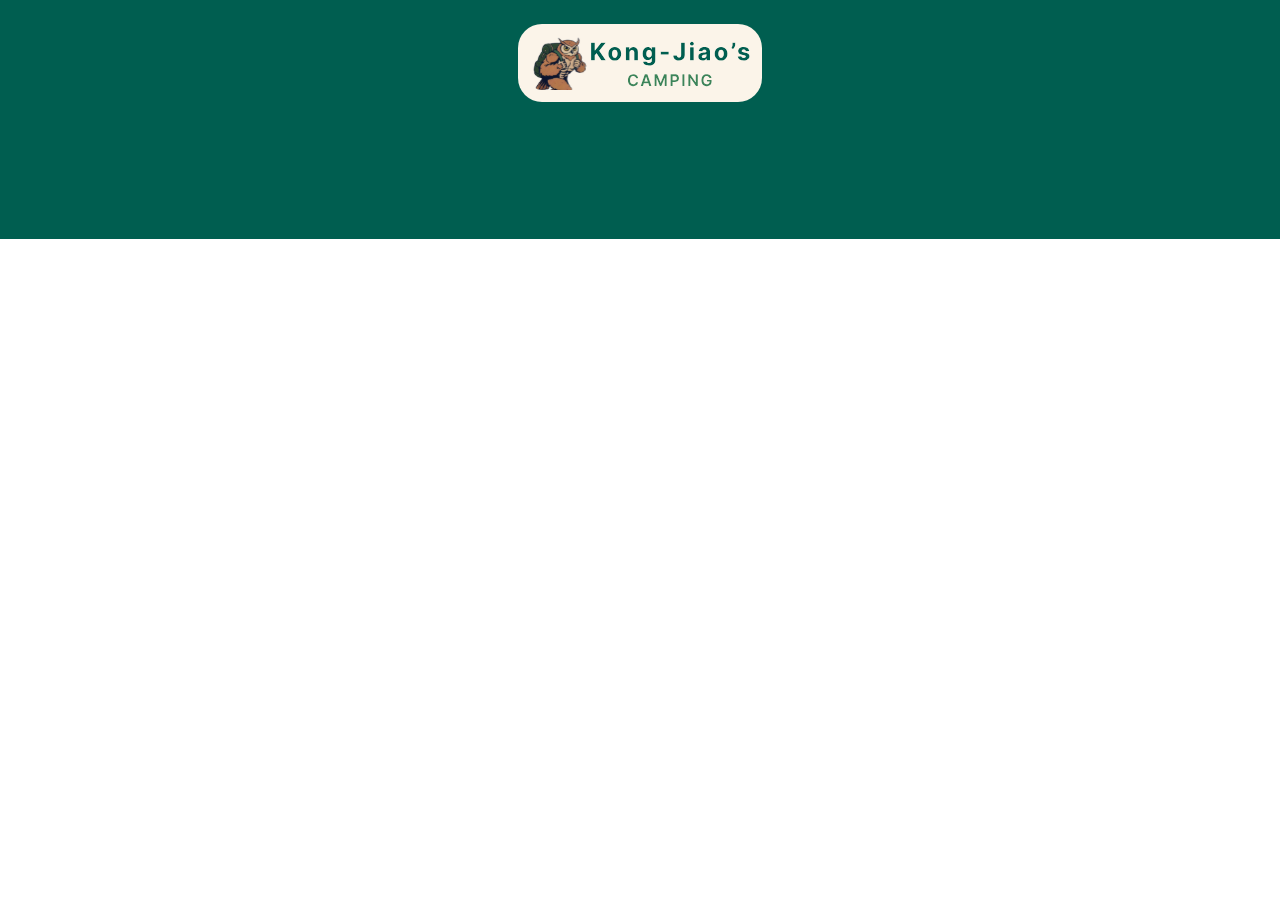
<file: footer.html>
<!DOCTYPE html>
<html lang="zh-TW">
<head>
  <meta charset="UTF-8">
  <meta name="viewport" content="width=device-width, initial-scale=1.0">
  <title>footer</title>
  <link rel="stylesheet" href="footer.css">
  <link rel="stylesheet" href="https://cdnjs.cloudflare.com/ajax/libs/font-awesome/6.0.0-beta3/css/all.min.css">
    <script src="footer.js" defer></script>
</head>

<body>
  <footer class="footer">
        <div class="container">
            <div class="footer-bottom">
                <div class="footer-bottom-logo">
                    <a href=""><img src="campinglogo/Kong-Jiao'sCamping.svg" alt=""></a>
                </div>

                <div class="footer-bottom-content">
                    <div class="footer-links">
                        <a href="#">關於我們</a>
                        <a href="#">永續理念</a>
                        <a href="#">聯絡信箱</a>
                    </div>

                    <p class="footer-slogan">「露營，是我們與自然共呼吸的方式。」</p>

                    <div class="icon-section">
                        <a href="#"><i class="fas fa-user"></i></a>
                        <a href="#"><i class="fa-solid fa-cart-shopping"></i></a>
                        <a href="#"><i class="fa-brands fa-line"></i></a>
                        <a href="#"><i class="fa-brands fa-facebook-f"></i></a>
                        <a href="#"><i class="fa-brands fa-instagram"></i></a>
                    </div>

                </div>
            </div>   
        </div>
        
    </footer>

</body>
</html>
</file>
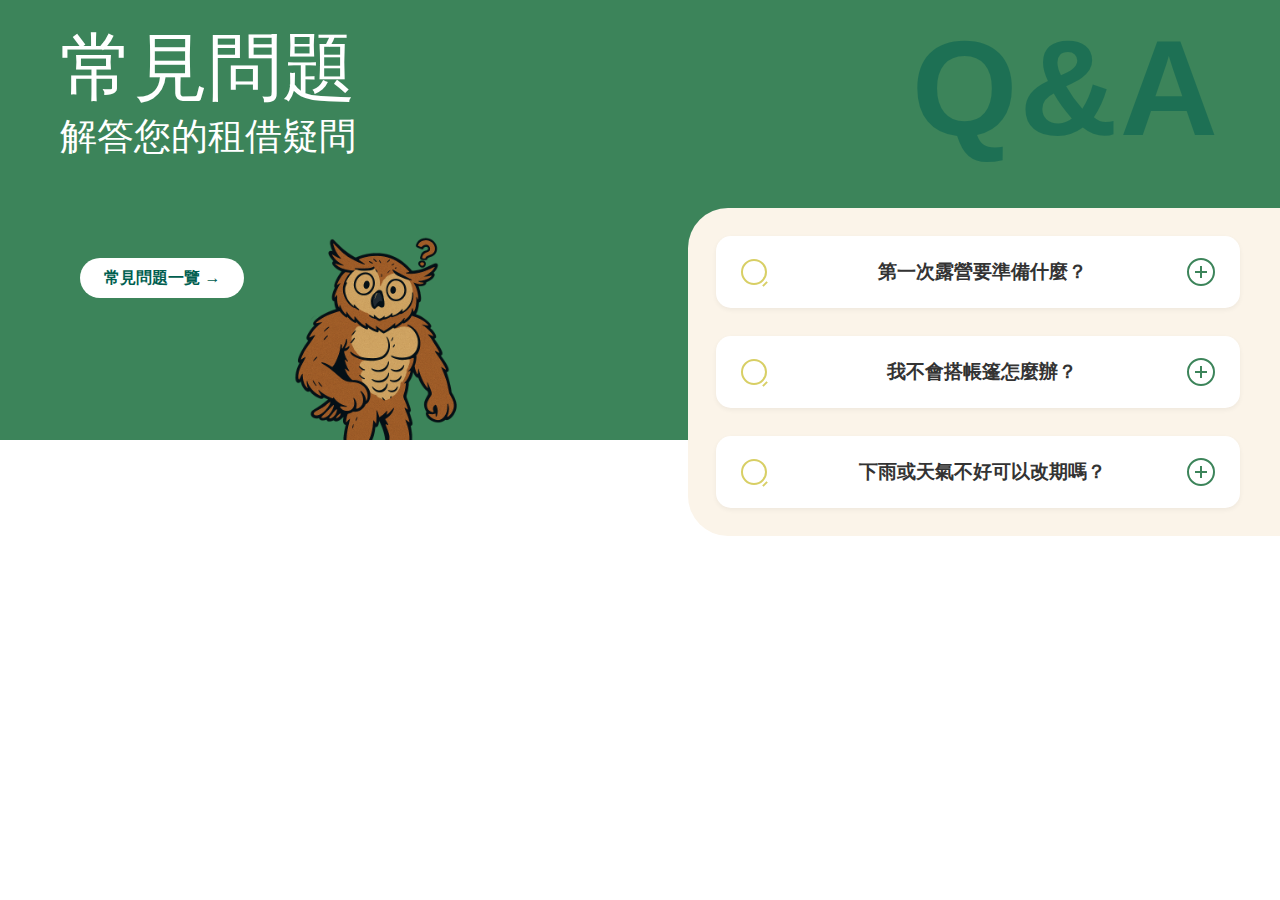
<file: test.html>
<!DOCTYPE html>
<html lang="zh-Hant">
<head>
  <meta charset="UTF-8">
  <meta name="viewport" content="width=device-width, initial-scale=1.0">
  <title>常見問題一覽</title>
  <link rel="stylesheet" href="test.css">
  <script src="test.js" defer></script>
</head>
<body>
  <section class="faqpoint">
    <div class="container">
      <!-- 上半部標題區 -->
      <div class="faq-header">
        <div class="faq-header-bg"></div>
        <div class="faq-header-left">
          <h2>常見問題</h2>
          <p>解答您的租借疑問</p>
        </div>
        <div class="faq-header-right">
          <h3>Q&A</h3>
        </div>
      </div>

      <!-- 下半部主要內容區 -->
      <div class="faq-content">
        <div class="faq-left">
          <a href="#" class="faq-btn">常見問題一覽 →</a>
          <img src="Q&A/question-owl.png" alt="" class="faq-owl">
        </div>

        <div class="faq-right">
          <div class="faq-bg"></div> <!-- 延伸米色區塊 -->
          <div class="accordion">
            <div class="accordion-item">
              <button aria-expanded="false">
                <span class="icon-search"></span>
                <span class="accordion-title">第一次露營要準備什麼？</span>
                <span class="icon-plus"></span>
              </button>
              <div class="accordion-content">
                <p>
                  A： 第一次露營不用緊張啦～
                  我們已經幫你準備好帳篷、睡袋、桌椅、燈具通通有！
                  你只需要帶上：
                  好心情
                  想吃的食材
                  保暖衣物（晚上會比較涼）
                </p>
              </div>
            </div>

            <div class="accordion-item">
              <button aria-expanded="false">
                <span class="icon-search"></span>
                <span class="accordion-title">我不會搭帳篷怎麼辦？</span>
                <span class="icon-plus"></span>
              </button>
              
              <div class="accordion-content">
                <p>
                  A： 完全沒問題～我們最懂「第一次」的緊張！
                  網站上每一款帳篷都有簡單圖解＋影片教學
                  而且很多營地也有「代搭服務」，到場就能直接入住，超輕鬆～
                </p>
              </div>
            </div>

            <div class="accordion-item">
              <button aria-expanded="false">
                <span class="icon-search"></span>
                <span class="accordion-title">下雨或天氣不好可以改期嗎？</span>
                <span class="icon-plus"></span>
              </button>
              <div class="accordion-content">
                <p>
                  A： 可以喔～天公不作美也別擔心！
                  若遇到颱風、豪雨等狀況，我們提供彈性延期或退費服務。
                  👉 詳細規則可在「預約須知」查看，我們會一起幫你安排最合適的日期
                </p>
              </div>
            </div>
          </div>
        </div>
      </div>
    </div>
  </section>


</body>
</html>
</file>
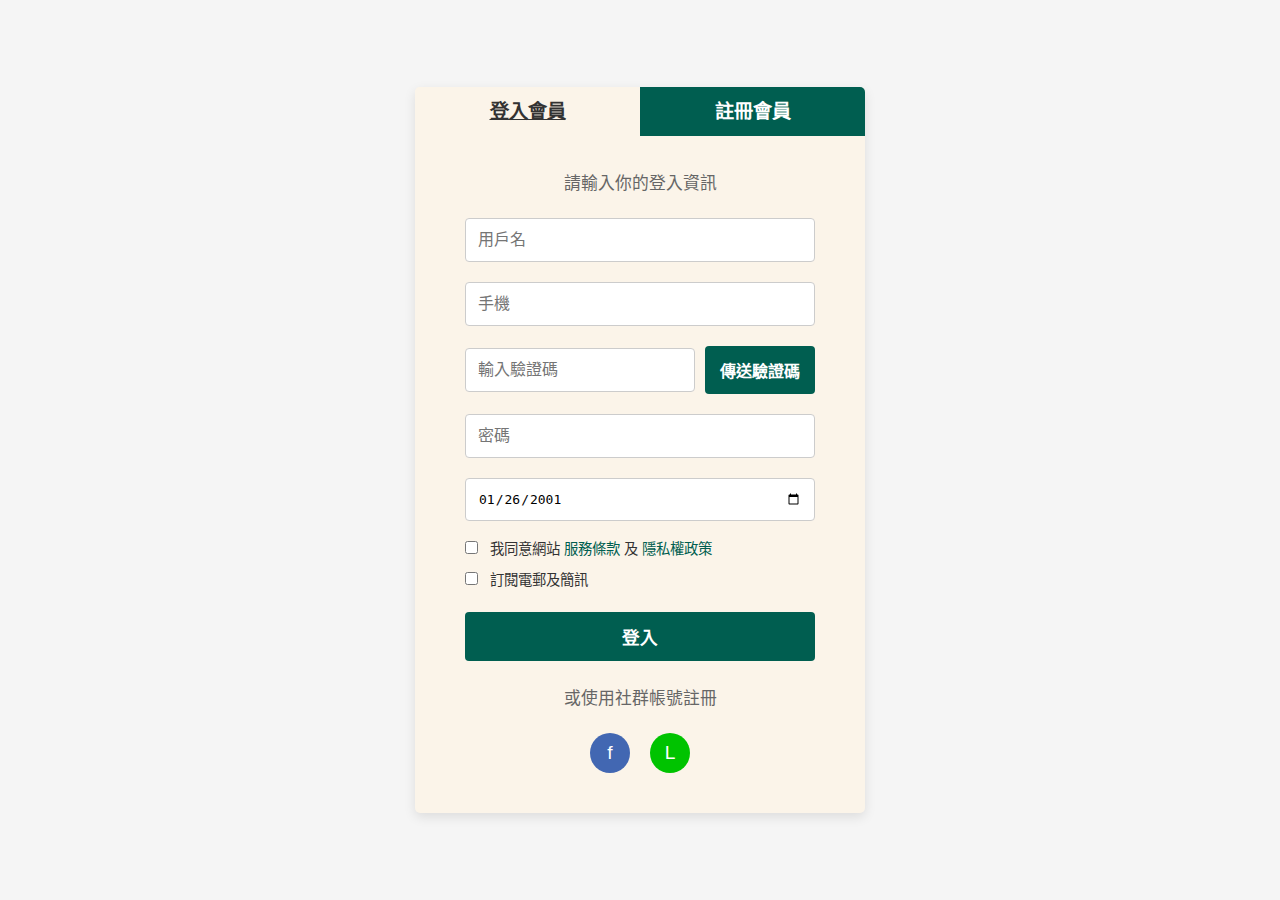
<file: 網站/Kong-Jiao'c CAMPING register.html>
<!DOCTYPE html>
<html lang="zh-TW">
<head>
    <meta charset="UTF-8">
    <meta name="viewport" content="width=device-width, initial-scale=1.0">
    <title>註冊會員</title>
    <link rel="stylesheet" href="Kong-Jiao'c CAMPING register.css">
</head>
<body>
    <div class="container-1200">
        <div class="auth-container">
            
            <div class="auth-tabs">
                <a href="Kong-Jiao's CAMPING login.html" class="tab login">登入會員</a>
                <div class="tab register">註冊會員</div>
            </div>

            <div class="auth-content">
                <p>請輸入你的登入資訊</p>
                
                <form action="#" method="POST">
                    <div class="form-group">
                        <label for="register-username" class="sr-only">用戶名</label>
                        <input type="text" id="register-username" placeholder="用戶名" required>
                    </div>

                    <div class="form-group"> 
                        <label for="register-phone" class="sr-only">手機</label>
                        <input type="tel" id="register-phone" placeholder="手機" required>
                    </div>
                    
                    <div class="verification-row">
                        <label for="register-code" class="sr-only">輸入驗證碼</label>
                        <input type="text" id="register-code" placeholder="輸入驗證碼" required>

                        <button type="button" class="btn-send-code-in-line">傳送驗證碼</button> 
                    </div>

                    <div class="form-group">
                        <label for="register-password" class="sr-only">密碼</label>
                        <input type="password" id="register-password" placeholder="密碼" required>
                    </div>

                    <div class="form-group">
                        <label for="register-birth" class="sr-only">生日</label>
                        <input type="date" id="register-birth" value="2001-01-26">
                    </div>
                    
                    <div class="checkbox-group">
                        <label>
                            <input type="checkbox" name="agree-terms" required>
                            我同意網站 <a href="#">服務條款</a> 及 <a href="#">隱私權政策</a>
                        </label>
                    </div>
                    
                    <div class="checkbox-group">
                        <label>
                            <input type="checkbox" name="subscribe">
                            訂閱電郵及簡訊
                        </label>
                    </div>

                    <button type="submit" class="btn-login">登入</button>
                </form>

                <p class="social-login-text">或使用社群帳號註冊</p>
                <div class="social-icons">
                    <a href="#" class="social-icon facebook">f</a>
                    <a href="#" class="social-icon line">L</a>
                </div>
            </div>

        </div>
    </div>
</body>
</html>
</file>
<file: footer.css>
@import url(reset.css);

:root {
  --dark-green: #005E50;
  --light-beige: #FBF4E9;
  --accent-green: #3C845A;
  --text-color: #333;
  --light-grey-text: #666;
}

body {
  font-family: Arial, "Microsoft JhengHei", "PingFang TC", sans-serif;
  color: var(--dark-green);
}

.footer .container {
  max-width: 100%;
  width: 100%;
}

/* --- footer區 --- */
.footer{
    width: 100%;
}

.footer-bottom {
  background-color: var(--dark-green);
  display: flex;
  flex-direction: column;
  align-items: center;
  text-align: center;
  padding: 24px 0;
  color: var(--light-beige);
  opacity: 1;
  transform: translateY(30px);
  transition: opacity 1.2s ease, transform 1.2s ease;
}

.footer-bottom.visible {
  opacity: 1;
  transform: translateY(0);
  transition: none;  /* ← 保留在最後狀態，不再回到初始 */
}

.footer-bottom-logo img {
  width: 220px;
  margin-bottom: 16px;
  animation: fadeUp 1.2s ease forwards;
  background-color: var(--light-beige);
  border-radius: 24px;
  padding:6px 12px 12px 12px;
  justify-content: center;
  align-items: center;
}

.footer-links {
  padding-bottom: 10px;
  opacity: 0;
  animation: fadeUp 1.2s ease 0.2s forwards;

}

.footer-links a {
  color: var(--light-beige);
  text-decoration: none;
  margin: 0 12px;
  font-weight: 500;
  transition: color 0.3s ease;
}

.footer-links a:hover {
  color: var(--accent-green);
}

.footer-slogan {
  font-size: 16px;
  font-weight: 600;
  margin: 8px 0 8px 0;
  opacity: 0;
  animation: fadeUp 1.2s ease 0.3s forwards;
  border-bottom : 1px solid var(--light-beige) ;
  padding-bottom: 10px;
}

/* icon */
.icon-section {
  display: grid;
  grid-template-columns: repeat(5, 1fr);
  gap: 4px;
  justify-items: center;
  align-items: center;
  opacity: 0;
  animation: fadeUp 1.2s ease 0.6s forwards; 
}

.icon-section a {
  font-size: 24px;
  color: #FBF4E9;
}

.icon-section a:hover {
  color: var(--accent-green);
}

/* --- 淡入上移動畫 --- */
@keyframes fadeUp {
  from {
    opacity: 0;
    transform: translateY(20px);
  }
  to {
    opacity: 1;
    transform: translateY(0);
  }
}
</file>
<file: test.css>
@import url("reset.css");

:root {
  --dark-green: #005E50;
  --light-beige: #FBF4E9;
  --accent-green: #3c845a;
  --text-color: #333;
  --light-grey-text: #666;
}

body {
  font-family: "Microsoft JhengHei", "PingFang TC", Arial, sans-serif;
  color: var(--text-color);
  overflow: hidden;
  width: 100%;
}

.container {
  max-width: 1200px;
  margin: 0 auto;
}

/* ====== 上半部標題區 ====== */
.faq-header {
  display: flex;
  justify-content: space-between;
  align-items: flex-end;
  padding:20px;
  position: relative;
  overflow: visible;
  padding-bottom: 20px;
}

.faq-header-bg {
  position: absolute; /* 關鍵：讓它不參與 flex */
  inset: 0;           /* = top:0; right:0; bottom:0; left:0; */
  z-index: -1;
}

.faq-header-bg::before {
  content: "";
  position: absolute;
  top: 0;
  left: 50%;
  transform: translateX(-50%);
  width: 100vw; /* 左右滿版 */
  height: 250%; /* 比原本高一點，就能「超出底部」 */
  background-color: var(--accent-green);
  z-index: -1;
}


.faq-header-left h2 {
  font-size: 4.6rem;
  color: white;
  margin-bottom: 0.2em;
}

.faq-header-left p {
  font-size: 2.3rem;
  color: white;
}

.faq-header-right h3 {
  font-size: 8.5rem;
  color: var(--dark-green);
  font-weight: 900;
  opacity: 0.5;
  letter-spacing: 2px;
}

/* ====== 下半部主要內容 ====== */
.faq-content {
  display: grid;
  grid-template-columns:1fr 1fr;;
  gap: 40px;
  position: relative;
  padding-top: 32px;
}

/* 左側：按鈕與貓頭鷹 */
.faq-left {
  flex: 1 1 40%;
  color: #fff;
  border-radius: 16px 0 0 16px;
  padding: 50px 40px;
  position: relative;
  overflow: hidden;
}

.faq-btn {
  display: inline-block;
  background: #fff;
  color: var(--dark-green);
  padding: 12px 24px;
  border-radius: 30px;
  font-weight: bold;
  text-decoration: none;
  transition: 0.3s;
}

.faq-btn:hover {
  background-color: var(--accent-green);
  color: #fff;
}

.faq-owl {
  position: absolute;
  left: 40%;
  top: 18px;
  width: 214px;
  object-fit: contain;
}

/* 右側：手風琴區 + 延伸底色 */
.faq-right {
  flex: 1 1 60%;
  position: relative;
  padding: 28px 0 0 28px;
}

.faq-bg {
  content: "";
  position: absolute;
  top: 0;
  width: 50vw; /* 從中線延伸到右邊剛好 */
  height: 100%;
  background-color: var(--light-beige);
  z-index: -1;
  border-radius: 40px 0 0 40px;
}

/* Accordion */
.accordion-item {
  background-color: #fff;
  border-radius: 15px;
  margin-bottom: 28px;
  box-shadow: 0 2px 5px rgba(0,0,0,0.05);
  overflow: hidden;
  margin-left: 28px;
}

.accordion-item button {
  width: 100%;
  padding: 22px 25px;
  background: none;
  border: none;
  outline: none;
  font-size: 1.2rem;
  font-weight: 600;
  text-align: left;
  display: flex;
  align-items: center;
  justify-content: space-between;
  color: var(--text-color);
  cursor: pointer;
  transition: 0.3s;
}

/* 左側放大鏡 */
.icon-search {
  width: 22px;
  height: 22px;
  border-radius: 50%;
  border: 2px solid #d8cf65;
  margin-right: 10px;
  display: inline-block;
  position: relative;
}

.icon-search::after {
  content: "";
  position: absolute;
  width: 2px;
  height: 6px;
  background: #d8cf65;
  bottom: -4px;
  right: -1px;
  transform: rotate(45deg);
}

/* 右側 + 號 */
.icon-plus {
  width: 24px;
  height: 24px;
  border-radius: 50%;
  border: 2px solid var(--accent-green);
  color: var(--accent-green);
  position: relative;
  flex-shrink: 0;
}

.icon-plus::before,
.icon-plus::after {
  content: "";
  position: absolute;
  background: var(--accent-green);
  left: 6px;
  right: 6px;
  height: 2px;
  top: 50%;
  transform: translateY(-50%);
}

.icon-plus::after {
  transform: translateY(-50%) rotate(90deg);
}

/* 展開內容 */
.accordion-content {
  max-height: 0;
  overflow: hidden;
  transition: all 0.3s ease;
  background: #fff;
}

.accordion-content p {
  padding: 0 25px 20px 60px;
  color: var(--light-grey-text);
  line-height: 1.6;
}

/* 展開狀態 */
.accordion-item button[aria-expanded="true"] + .accordion-content {
  max-height: 200px;
}

.accordion-item button[aria-expanded="true"] .icon-plus::after {
  transform: translateY(-50%) rotate(0deg);
}
</file>
